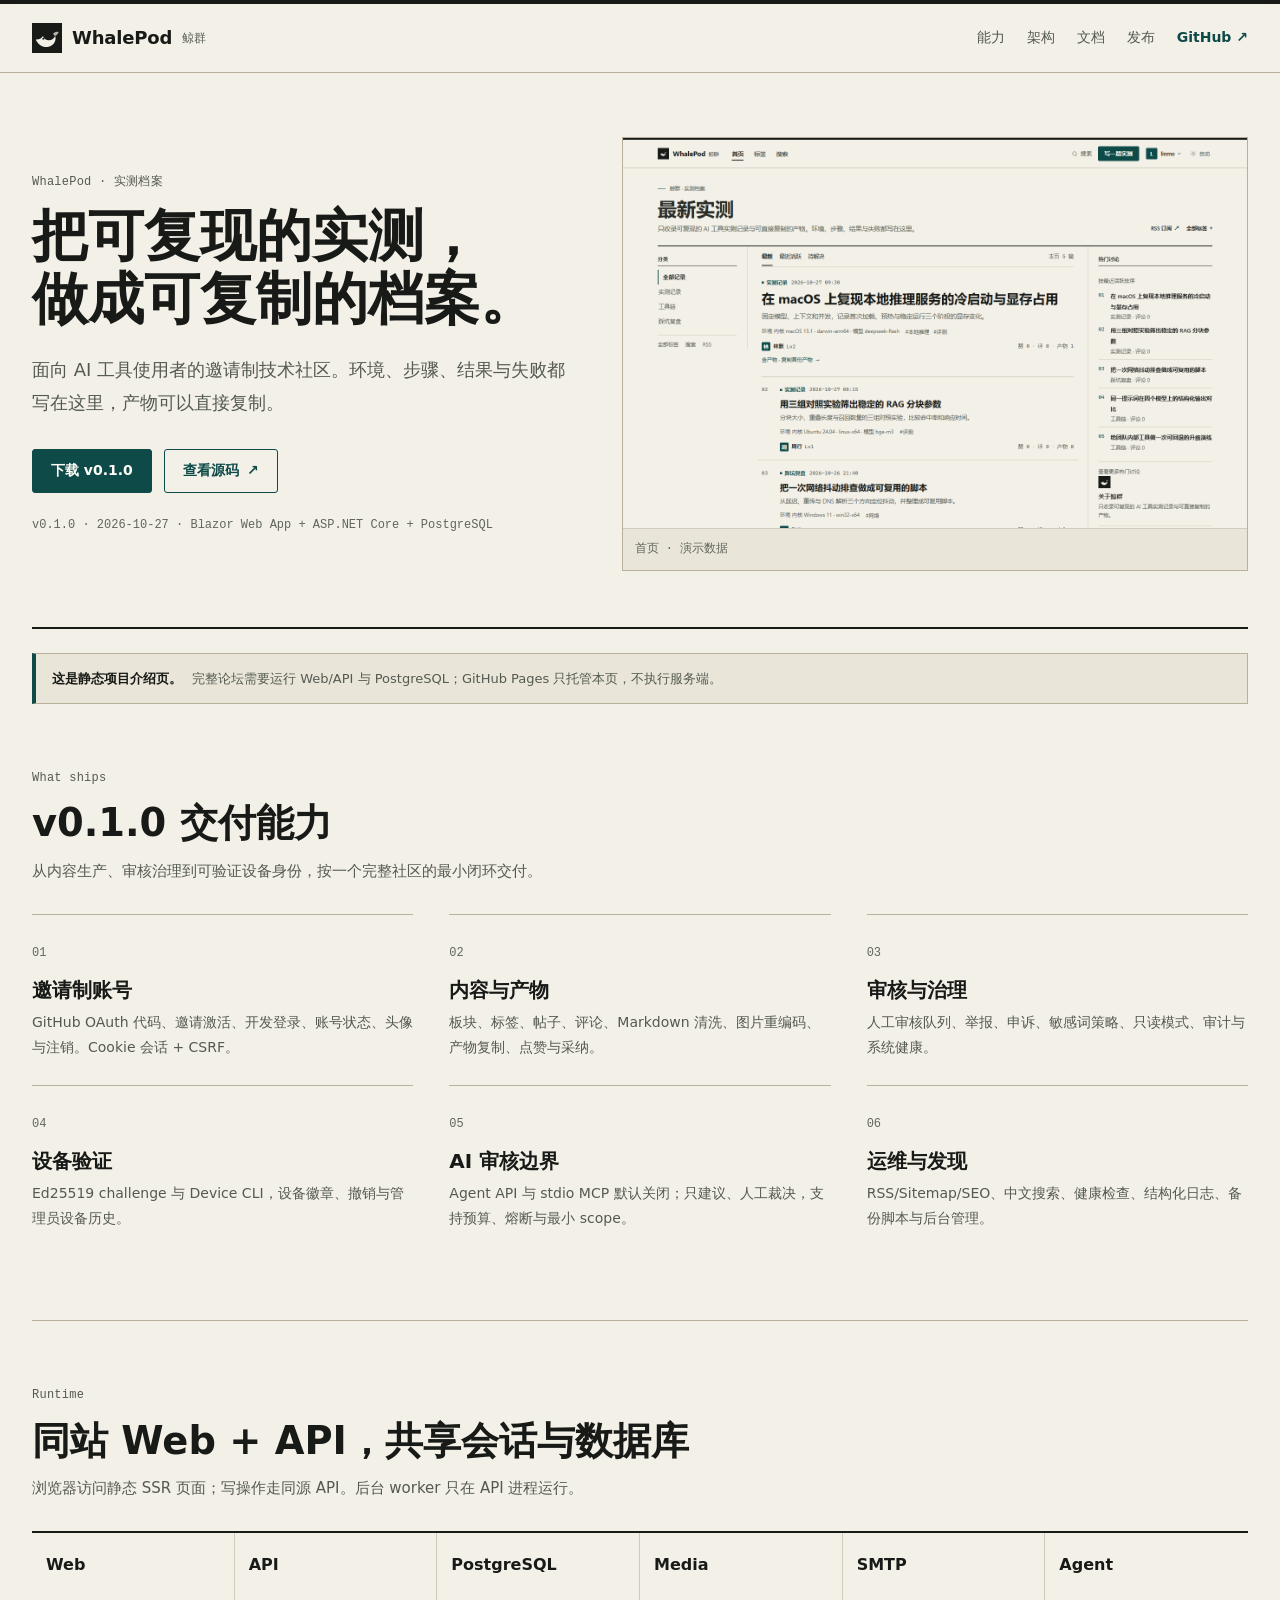
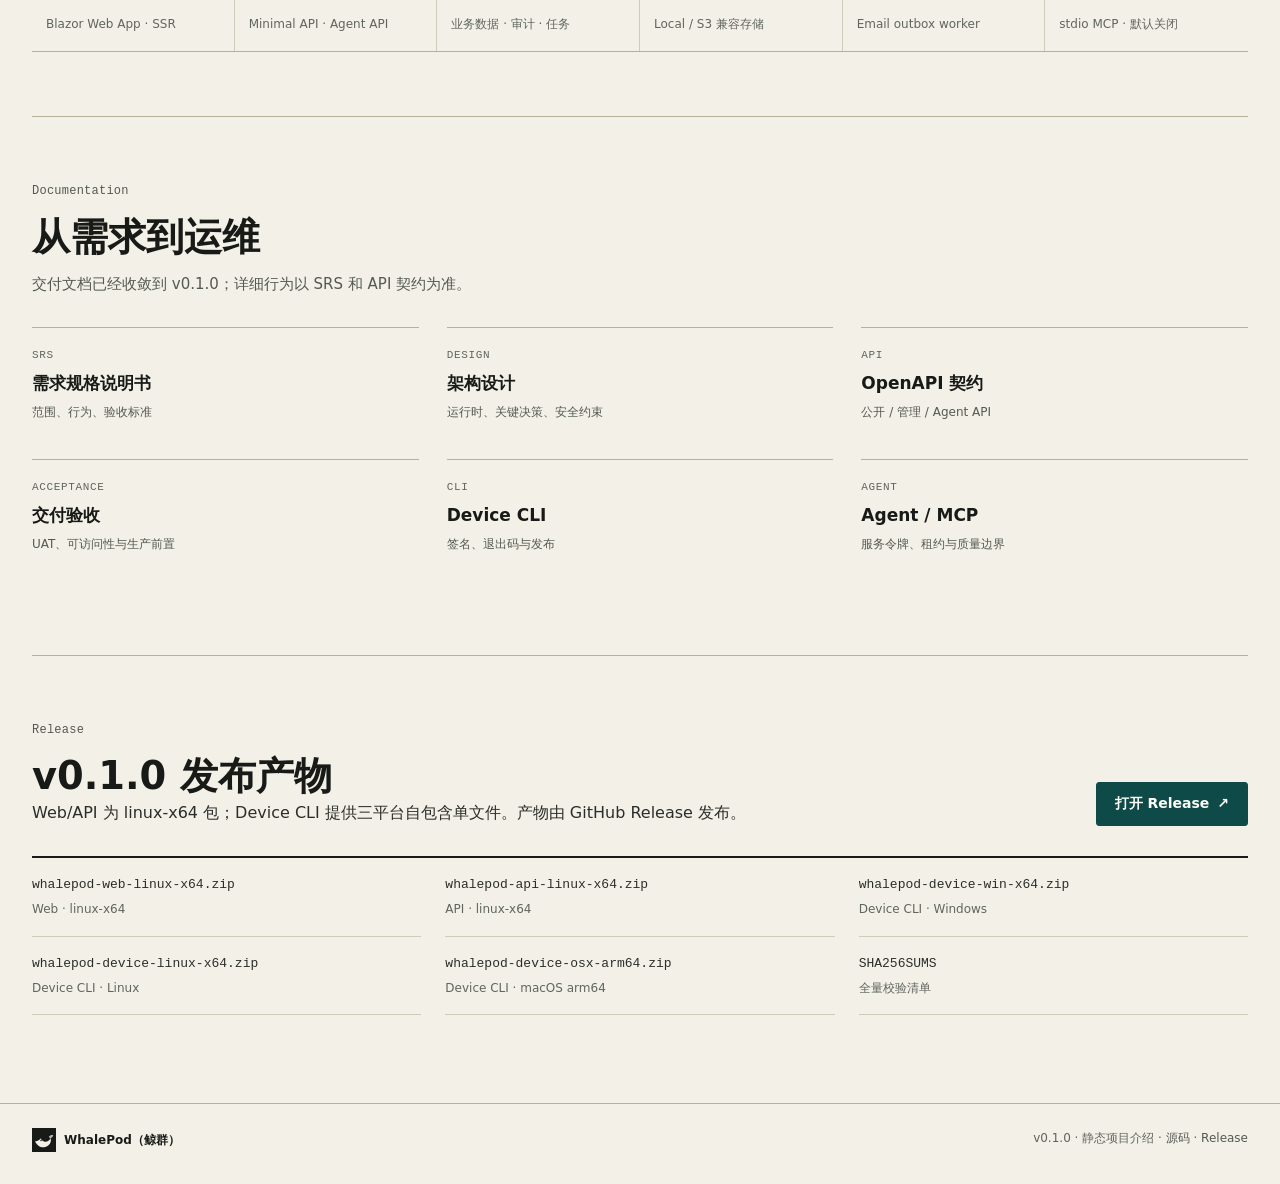
<file: site/index.html>
<!doctype html>
<html lang="zh-CN">
<head>
  <meta charset="utf-8">
  <meta name="viewport" content="width=device-width, initial-scale=1">
  <meta name="color-scheme" content="light dark">
  <title>WhalePod（鲸群）v0.1.0</title>
  <meta name="description" content="WhalePod 是面向 AI 工具使用者的邀请制技术社区，只收录可复现的实测记录与可直接复制的产物。">
  <meta property="og:title" content="WhalePod（鲸群）v0.1.0">
  <meta property="og:description" content="可复现的 AI 工具实测记录与可直接复制的产物。">
  <meta property="og:type" content="website">
  <meta property="og:url" content="https://hestialab.github.io/WhalePod/">
  <meta property="og:image" content="https://hestialab.github.io/WhalePod/assets/whalepod-home.png">
  <link rel="canonical" href="https://hestialab.github.io/WhalePod/">
  <link rel="icon" type="image/svg+xml" href="assets/favicon.svg">
  <link rel="stylesheet" href="styles.css">
</head>
<body>
  <a class="skip-link" href="#main">跳到正文</a>

  <header class="site-header">
    <div class="header-inner">
      <a class="brand" href="./" aria-label="WhalePod 鲸群首页">
        <img class="brand-mark" src="assets/favicon.svg" alt="" width="30" height="30">
        <span class="brand-word">WhalePod</span>
        <span class="brand-cn">鲸群</span>
      </a>
      <nav class="site-nav" aria-label="页面导航">
        <a href="#capabilities">能力</a>
        <a href="#architecture">架构</a>
        <a href="#docs">文档</a>
        <a href="#release">发布</a>
        <a class="nav-external" href="https://github.com/HestiaLab/WhalePod">GitHub <span aria-hidden="true">↗</span></a>
      </nav>
    </div>
  </header>

  <main id="main">
    <section class="hero" aria-labelledby="hero-title">
      <div class="hero-copy">
        <p class="eyebrow">WhalePod · 实测档案</p>
        <h1 id="hero-title">把可复现的实测，<br>做成可复制的档案。</h1>
        <p class="lead">面向 AI 工具使用者的邀请制技术社区。环境、步骤、结果与失败都写在这里，产物可以直接复制。</p>
        <div class="actions">
          <a class="button button-primary" href="#release">下载 v0.1.0</a>
          <a class="button button-secondary" href="https://github.com/HestiaLab/WhalePod">查看源码 <span aria-hidden="true">↗</span></a>
        </div>
        <p class="hero-meta">v0.1.0 · 2026-10-27 · Blazor Web App + ASP.NET Core + PostgreSQL</p>
      </div>
      <figure class="hero-shot">
        <img src="assets/whalepod-home.png" alt="WhalePod 首页：实测档案信息流、分类侧栏与热门讨论" width="1440" height="900">
        <figcaption>首页 · 演示数据</figcaption>
      </figure>
    </section>

    <aside class="notice" aria-label="托管说明">
      <strong>这是静态项目介绍页。</strong>
      完整论坛需要运行 Web/API 与 PostgreSQL；GitHub Pages 只托管本页，不执行服务端。
    </aside>

    <section id="capabilities" class="section" aria-labelledby="capabilities-title">
      <div class="section-head">
        <p class="eyebrow">What ships</p>
        <h2 id="capabilities-title">v0.1.0 交付能力</h2>
        <p>从内容生产、审核治理到可验证设备身份，按一个完整社区的最小闭环交付。</p>
      </div>
      <div class="feature-grid">
        <article class="feature">
          <span class="feature-index">01</span>
          <h3>邀请制账号</h3>
          <p>GitHub OAuth 代码、邀请激活、开发登录、账号状态、头像与注销。Cookie 会话 + CSRF。</p>
        </article>
        <article class="feature">
          <span class="feature-index">02</span>
          <h3>内容与产物</h3>
          <p>板块、标签、帖子、评论、Markdown 清洗、图片重编码、产物复制、点赞与采纳。</p>
        </article>
        <article class="feature">
          <span class="feature-index">03</span>
          <h3>审核与治理</h3>
          <p>人工审核队列、举报、申诉、敏感词策略、只读模式、审计与系统健康。</p>
        </article>
        <article class="feature">
          <span class="feature-index">04</span>
          <h3>设备验证</h3>
          <p>Ed25519 challenge 与 Device CLI，设备徽章、撤销与管理员设备历史。</p>
        </article>
        <article class="feature">
          <span class="feature-index">05</span>
          <h3>AI 审核边界</h3>
          <p>Agent API 与 stdio MCP 默认关闭；只建议、人工裁决，支持预算、熔断与最小 scope。</p>
        </article>
        <article class="feature">
          <span class="feature-index">06</span>
          <h3>运维与发现</h3>
          <p>RSS/Sitemap/SEO、中文搜索、健康检查、结构化日志、备份脚本与后台管理。</p>
        </article>
      </div>
    </section>

    <section id="architecture" class="section section-rule" aria-labelledby="architecture-title">
      <div class="section-head">
        <p class="eyebrow">Runtime</p>
        <h2 id="architecture-title">同站 Web + API，共享会话与数据库</h2>
        <p>浏览器访问静态 SSR 页面；写操作走同源 API。后台 worker 只在 API 进程运行。</p>
      </div>
      <div class="stack" role="list" aria-label="运行时组件">
        <div class="stack-node" role="listitem"><span>Web</span><small>Blazor Web App · SSR</small></div>
        <div class="stack-node" role="listitem"><span>API</span><small>Minimal API · Agent API</small></div>
        <div class="stack-node" role="listitem"><span>PostgreSQL</span><small>业务数据 · 审计 · 任务</small></div>
        <div class="stack-node" role="listitem"><span>Media</span><small>Local / S3 兼容存储</small></div>
        <div class="stack-node" role="listitem"><span>SMTP</span><small>Email outbox worker</small></div>
        <div class="stack-node" role="listitem"><span>Agent</span><small>stdio MCP · 默认关闭</small></div>
      </div>
    </section>

    <section id="docs" class="section section-rule" aria-labelledby="docs-title">
      <div class="section-head">
        <p class="eyebrow">Documentation</p>
        <h2 id="docs-title">从需求到运维</h2>
        <p>交付文档已经收敛到 v0.1.0；详细行为以 SRS 和 API 契约为准。</p>
      </div>
      <div class="doc-grid">
        <a class="doc-link" href="https://github.com/HestiaLab/WhalePod/blob/main/docs/SRS.md">
          <span class="doc-label">SRS</span>
          <strong>需求规格说明书</strong>
          <small>范围、行为、验收标准</small>
        </a>
        <a class="doc-link" href="https://github.com/HestiaLab/WhalePod/blob/main/docs/design/architecture.md">
          <span class="doc-label">Design</span>
          <strong>架构设计</strong>
          <small>运行时、关键决策、安全约束</small>
        </a>
        <a class="doc-link" href="https://github.com/HestiaLab/WhalePod/blob/main/docs/api/openapi.yaml">
          <span class="doc-label">API</span>
          <strong>OpenAPI 契约</strong>
          <small>公开 / 管理 / Agent API</small>
        </a>
        <a class="doc-link" href="https://github.com/HestiaLab/WhalePod/blob/main/docs/design/acceptance.md">
          <span class="doc-label">Acceptance</span>
          <strong>交付验收</strong>
          <small>UAT、可访问性与生产前置</small>
        </a>
        <a class="doc-link" href="https://github.com/HestiaLab/WhalePod/blob/main/docs/device-cli.md">
          <span class="doc-label">CLI</span>
          <strong>Device CLI</strong>
          <small>签名、退出码与发布</small>
        </a>
        <a class="doc-link" href="https://github.com/HestiaLab/WhalePod/blob/main/docs/agent-mcp.md">
          <span class="doc-label">Agent</span>
          <strong>Agent / MCP</strong>
          <small>服务令牌、租约与质量边界</small>
        </a>
      </div>
    </section>

    <section id="release" class="section section-rule" aria-labelledby="release-title">
      <div class="section-head release-head">
        <div>
          <p class="eyebrow">Release</p>
          <h2 id="release-title">v0.1.0 发布产物</h2>
          <p>Web/API 为 linux-x64 包；Device CLI 提供三平台自包含单文件。产物由 GitHub Release 发布。</p>
        </div>
        <a class="button button-primary" href="https://github.com/HestiaLab/WhalePod/releases/tag/v0.1.0">打开 Release <span aria-hidden="true">↗</span></a>
      </div>
      <div class="release-grid">
        <a class="release-asset" href="https://github.com/HestiaLab/WhalePod/releases/download/v0.1.0/whalepod-web-linux-x64.zip">
          <span class="asset-name">whalepod-web-linux-x64.zip</span>
          <small>Web · linux-x64</small>
        </a>
        <a class="release-asset" href="https://github.com/HestiaLab/WhalePod/releases/download/v0.1.0/whalepod-api-linux-x64.zip">
          <span class="asset-name">whalepod-api-linux-x64.zip</span>
          <small>API · linux-x64</small>
        </a>
        <a class="release-asset" href="https://github.com/HestiaLab/WhalePod/releases/download/v0.1.0/whalepod-device-win-x64.zip">
          <span class="asset-name">whalepod-device-win-x64.zip</span>
          <small>Device CLI · Windows</small>
        </a>
        <a class="release-asset" href="https://github.com/HestiaLab/WhalePod/releases/download/v0.1.0/whalepod-device-linux-x64.zip">
          <span class="asset-name">whalepod-device-linux-x64.zip</span>
          <small>Device CLI · Linux</small>
        </a>
        <a class="release-asset" href="https://github.com/HestiaLab/WhalePod/releases/download/v0.1.0/whalepod-device-osx-arm64.zip">
          <span class="asset-name">whalepod-device-osx-arm64.zip</span>
          <small>Device CLI · macOS arm64</small>
        </a>
        <a class="release-asset" href="https://github.com/HestiaLab/WhalePod/releases/download/v0.1.0/SHA256SUMS">
          <span class="asset-name">SHA256SUMS</span>
          <small>全量校验清单</small>
        </a>
      </div>
    </section>
  </main>

  <footer class="site-footer">
    <div class="footer-inner">
      <div class="footer-brand">
        <img src="assets/favicon.svg" alt="" width="24" height="24">
        <span>WhalePod（鲸群）</span>
      </div>
      <p>v0.1.0 · 静态项目介绍 · <a href="https://github.com/HestiaLab/WhalePod">源码</a> · <a href="https://github.com/HestiaLab/WhalePod/releases/tag/v0.1.0">Release</a></p>
    </div>
  </footer>
</body>
</html>
</file>
<file: site/styles.css>
:root {
  color-scheme: light;
  --paper: #f3f0e8;
  --paper-2: #eae5d9;
  --ink: #181a17;
  --text: #2b2e28;
  --muted: #545a51;
  --faint: #60665d;
  --rule: #d2caba;
  --rule-strong: #b9b09c;
  --petrol: #0e4b48;
  --petrol-2: #0a3836;
  --white: #fffdf7;
  --danger: #b23a2b;
  --font: "Segoe UI", "PingFang SC", "Hiragino Sans GB", "Microsoft YaHei", "Noto Sans CJK SC", system-ui, sans-serif;
  --mono: "Cascadia Mono", ui-monospace, SFMono-Regular, Menlo, Consolas, monospace;
  --content: 1280px;
  --focus: 2px solid var(--petrol);
}

@media (prefers-color-scheme: dark) {
  :root {
    color-scheme: dark;
    --paper: #111411;
    --paper-2: #191d18;
    --ink: #f2eee3;
    --text: #ddd8cb;
    --muted: #a7a89d;
    --faint: #8a8c82;
    --rule: #30352d;
    --rule-strong: #454b40;
    --petrol: #8fd4c6;
    --petrol-2: #b5e6dc;
    --white: #171b17;
    --danger: #f0a49c;
  }
}

* { box-sizing: border-box; }

html { background: var(--paper); }

body {
  margin: 0;
  color: var(--text);
  background: var(--paper);
  font-family: var(--font);
  font-size: 16px;
  line-height: 1.7;
  -webkit-font-smoothing: antialiased;
}

body::before {
  content: "";
  display: block;
  height: 4px;
  background: var(--ink);
}

a { color: var(--petrol); text-decoration: none; }
a:hover { color: var(--petrol-2); text-decoration: underline; text-underline-offset: 3px; }
a:focus-visible, button:focus-visible { outline: var(--focus); outline-offset: 3px; }
img { max-width: 100%; height: auto; display: block; }
p { margin: 0; }
h1, h2, h3 { margin: 0; color: var(--ink); font-weight: 650; line-height: 1.2; letter-spacing: normal; }

.skip-link {
  position: absolute;
  left: -999px;
  top: 0;
  z-index: 100;
  padding: 12px 16px;
  background: var(--ink);
  color: var(--paper);
  font-weight: 600;
}
.skip-link:focus { left: 16px; top: 12px; }

.site-header {
  position: sticky;
  top: 0;
  z-index: 20;
  background: color-mix(in srgb, var(--paper) 94%, transparent);
  border-bottom: 1px solid var(--rule-strong);
  backdrop-filter: blur(8px);
}

.header-inner {
  width: min(var(--content), calc(100% - 64px));
  min-height: 68px;
  margin: 0 auto;
  display: flex;
  align-items: center;
  justify-content: space-between;
  gap: 24px;
}

.brand { display: inline-flex; align-items: center; gap: 10px; color: var(--ink); }
.brand:hover { color: var(--ink); text-decoration: none; }
.brand-mark { width: 30px; height: 30px; }
.brand-word { font-size: 18px; font-weight: 700; letter-spacing: -0.01em; }
.brand-cn { color: var(--muted); font-size: 12px; }

.site-nav { display: flex; align-items: center; flex-wrap: wrap; gap: 22px; font-size: 14px; }
.site-nav a { color: var(--muted); }
.site-nav a:hover { color: var(--ink); text-decoration: none; }
.site-nav .nav-external { color: var(--petrol); font-weight: 600; }

main { width: min(var(--content), calc(100% - 64px)); margin: 0 auto; }

.eyebrow {
  margin: 0 0 12px;
  color: var(--muted);
  font-family: var(--mono);
  font-size: 12px;
  letter-spacing: 0.02em;
  text-transform: none;
}

.hero {
  display: grid;
  grid-template-columns: minmax(0, 0.92fr) minmax(0, 1.08fr);
  gap: 56px;
  align-items: center;
  padding: 64px 0 56px;
  border-bottom: 2px solid var(--ink);
}

.hero h1 { font-size: clamp(2.5rem, 4.4vw, 4rem); line-height: 1.12; }
.lead { max-width: 38rem; margin-top: 24px; color: var(--muted); font-size: 18px; line-height: 1.8; }
.actions { display: flex; flex-wrap: wrap; gap: 12px; margin-top: 30px; }
.button {
  display: inline-flex;
  align-items: center;
  justify-content: center;
  gap: 8px;
  min-height: 44px;
  padding: 0 18px;
  border: 1px solid var(--petrol);
  border-radius: 3px;
  font-size: 14px;
  font-weight: 650;
}
.button:hover { text-decoration: none; }
.button-primary { background: var(--petrol); color: var(--white); }
.button-primary:hover { background: var(--petrol-2); border-color: var(--petrol-2); color: var(--white); }
.button-secondary { background: transparent; color: var(--petrol); }
.button-secondary:hover { background: var(--paper-2); color: var(--petrol-2); }
.hero-meta { margin-top: 22px; color: var(--faint); font-family: var(--mono); font-size: 12px; }

.hero-shot { margin: 0; border: 1px solid var(--rule-strong); background: var(--paper-2); }
.hero-shot img { width: 100%; border-bottom: 1px solid var(--rule); }
.hero-shot figcaption {
  padding: 10px 12px;
  color: var(--faint);
  font-family: var(--mono);
  font-size: 12px;
}

.notice {
  display: flex;
  flex-wrap: wrap;
  gap: 6px 10px;
  margin: 24px 0 0;
  padding: 14px 16px;
  border: 1px solid var(--rule-strong);
  border-left: 4px solid var(--petrol);
  background: var(--paper-2);
  color: var(--muted);
  font-size: 13px;
  line-height: 1.65;
}
.notice strong { color: var(--ink); }

.section { padding: 64px 0; }
.section-rule { border-top: 1px solid var(--rule-strong); }
.section-head { max-width: 760px; margin-bottom: 30px; }
.section-head h2 { font-size: clamp(1.75rem, 3vw, 2.5rem); }
.section-head > p:last-child { margin-top: 12px; color: var(--muted); font-size: 15px; }

.feature-grid {
  display: grid;
  grid-template-columns: repeat(3, minmax(0, 1fr));
  gap: 0 36px;
}
.feature {
  padding: 22px 0 26px;
  border-top: 1px solid var(--rule-strong);
}
.feature-index { color: var(--faint); font-family: var(--mono); font-size: 12px; }
.feature h3 { margin-top: 14px; font-size: 20px; }
.feature p { margin-top: 8px; color: var(--muted); font-size: 14px; line-height: 1.75; }

.stack {
  display: grid;
  grid-template-columns: repeat(6, minmax(0, 1fr));
  border-top: 2px solid var(--ink);
  border-bottom: 1px solid var(--rule-strong);
}
.stack-node {
  min-height: 118px;
  padding: 18px 14px;
  border-right: 1px solid var(--rule);
  display: flex;
  flex-direction: column;
  justify-content: space-between;
}
.stack-node:last-child { border-right: 0; }
.stack-node span { color: var(--ink); font-weight: 650; }
.stack-node small { color: var(--faint); font-size: 12px; line-height: 1.55; }

.doc-grid {
  display: grid;
  grid-template-columns: repeat(3, minmax(0, 1fr));
  gap: 0 28px;
}
.doc-link {
  display: flex;
  flex-direction: column;
  gap: 4px;
  min-height: 132px;
  padding: 18px 0 20px;
  border-top: 1px solid var(--rule-strong);
  color: var(--text);
}
.doc-link:hover { color: var(--text); text-decoration: none; }
.doc-link:hover strong { color: var(--petrol); }
.doc-label { color: var(--faint); font-family: var(--mono); font-size: 11px; text-transform: uppercase; letter-spacing: 0.06em; }
.doc-link strong { color: var(--ink); font-size: 17px; }
.doc-link small { color: var(--muted); font-size: 12px; }

.release-head {
  max-width: none;
  display: flex;
  align-items: flex-end;
  justify-content: space-between;
  gap: 24px;
}
.release-head .button { flex: none; }
.release-grid {
  display: grid;
  grid-template-columns: repeat(3, minmax(0, 1fr));
  gap: 0 24px;
  border-top: 2px solid var(--ink);
}
.release-asset {
  display: flex;
  flex-direction: column;
  gap: 3px;
  padding: 16px 0;
  border-bottom: 1px solid var(--rule);
  color: var(--text);
}
.release-asset:hover { color: var(--petrol); text-decoration: none; }
.asset-name { font-family: var(--mono); font-size: 13px; overflow-wrap: anywhere; }
.release-asset small { color: var(--faint); font-size: 12px; }

.site-footer { border-top: 1px solid var(--rule-strong); margin-top: 24px; }
.footer-inner {
  width: min(var(--content), calc(100% - 64px));
  margin: 0 auto;
  padding: 24px 0 32px;
  display: flex;
  flex-wrap: wrap;
  justify-content: space-between;
  gap: 12px 24px;
  color: var(--faint);
  font-size: 12px;
}
.footer-brand { display: inline-flex; align-items: center; gap: 8px; color: var(--ink); font-weight: 600; }
.footer-brand img { width: 24px; height: 24px; }
.footer-inner a { color: var(--muted); }

@media (max-width: 1023px) {
  .hero { grid-template-columns: 1fr; gap: 34px; padding-top: 44px; }
  .hero-shot { max-width: 760px; }
  .feature-grid, .doc-grid, .release-grid { grid-template-columns: repeat(2, minmax(0, 1fr)); }
  .stack { grid-template-columns: repeat(3, minmax(0, 1fr)); }
  .stack-node:nth-child(3) { border-right: 0; }
  .stack-node:nth-child(-n+3) { border-bottom: 1px solid var(--rule); }
}

@media (max-width: 720px) {
  .header-inner, main, .footer-inner { width: calc(100% - 32px); }
  .header-inner { min-height: 60px; align-items: flex-start; flex-direction: column; justify-content: center; gap: 4px; padding: 10px 0; }
  .site-nav { gap: 14px; font-size: 13px; }
  .site-nav a:nth-child(2) { display: none; }
  .hero { padding: 34px 0 38px; }
  .hero h1 { font-size: 2.35rem; }
  .lead { font-size: 16px; }
  .section { padding: 44px 0; }
  .feature-grid, .doc-grid, .release-grid { grid-template-columns: 1fr; }
  .stack { grid-template-columns: repeat(2, minmax(0, 1fr)); }
  .stack-node:nth-child(3) { border-right: 1px solid var(--rule); }
  .stack-node:nth-child(2n) { border-right: 0; }
  .stack-node:nth-child(-n+4) { border-bottom: 1px solid var(--rule); }
  .release-head { display: block; }
  .release-head .button { margin-top: 18px; }
  .footer-inner { flex-direction: column; padding-bottom: 24px; }
}

@media (prefers-reduced-motion: reduce) {
  *, *::before, *::after { animation-duration: .01ms !important; transition-duration: .01ms !important; scroll-behavior: auto !important; }
}
</file>
